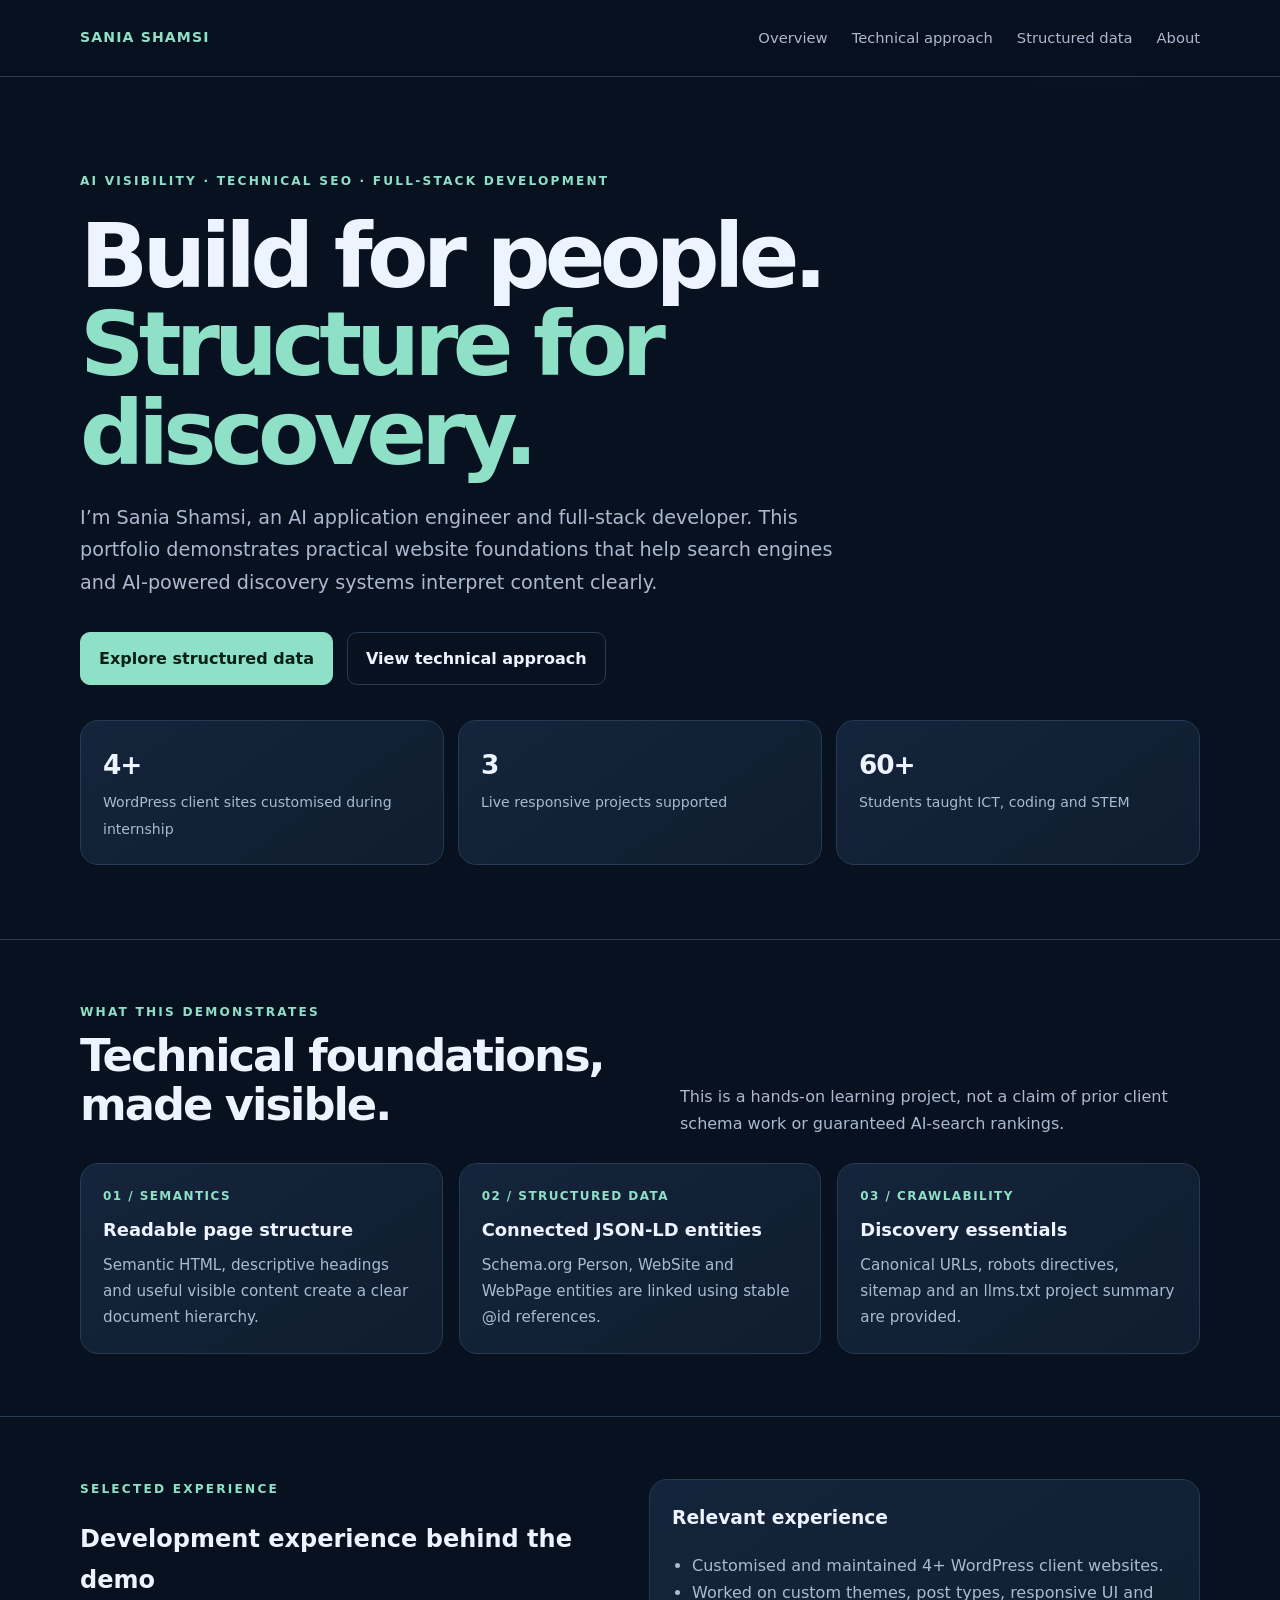
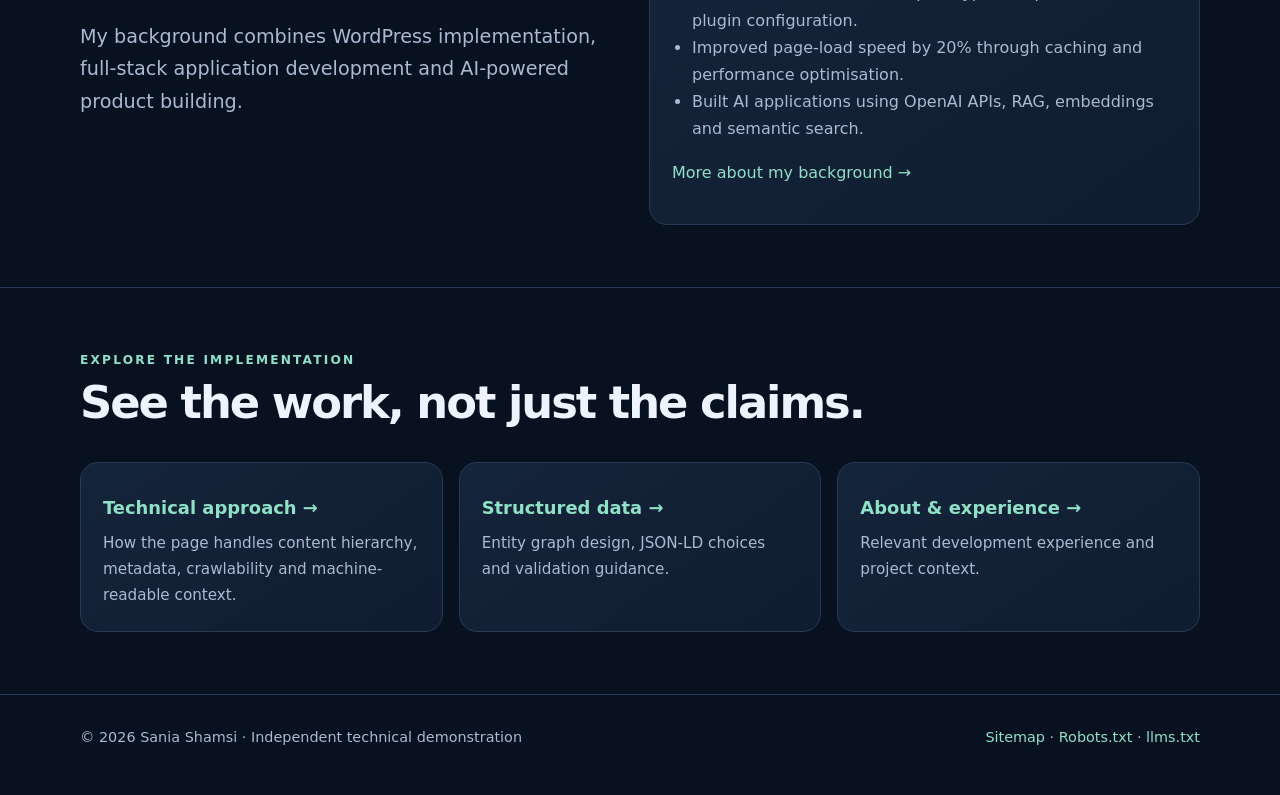
<file: index.html>
<!doctype html>
<html lang="en"><head>
<meta charset="utf-8"><meta name="viewport" content="width=device-width,initial-scale=1">
<title>Sania Shamsi | AI Visibility Technical Portfolio</title><meta name="description" content="An independent portfolio demonstration of technical SEO and AI visibility foundations: semantic HTML, structured data, crawlability, metadata and clear machine-readable content.">
<meta name="author" content="Sania Shamsi"><meta name="robots" content="index,follow">
<link rel="canonical" href="https://sania102.github.io/ai-visibility-specialist-portfolio/">
<meta property="og:type" content="website"><meta property="og:title" content="Sania Shamsi | AI Visibility Technical Portfolio">
<meta property="og:description" content="An independent portfolio demonstration of technical SEO and AI visibility foundations: semantic HTML, structured data, crawlability, metadata and clear machine-readable content."><meta property="og:url" content="https://sania102.github.io/ai-visibility-specialist-portfolio/">
<meta name="theme-color" content="#08111f">
<link rel="stylesheet" href="https://sania102.github.io/ai-visibility-specialist-portfolio/styles.css">
<script type="application/ld+json">{"@context":"https://schema.org","@graph":[{"@type":"Person","@id":"https://sania102.github.io/ai-visibility-specialist-portfolio/#sania","name":"Sania Shamsi","jobTitle":"AI Application Engineer and Full-Stack Developer","url":"https://sania102.github.io/ai-visibility-specialist-portfolio/","sameAs":["https://github.com/sania102"]},{"@type":"WebSite","@id":"https://sania102.github.io/ai-visibility-specialist-portfolio/#website","url":"https://sania102.github.io/ai-visibility-specialist-portfolio/","name":"Sania Shamsi | AI Visibility Technical Portfolio","description":"Technical portfolio demonstrating web development, structured data and AI visibility foundations.","publisher":{"@id":"https://sania102.github.io/ai-visibility-specialist-portfolio/#sania"},"inLanguage":"en"},{"@type":"WebPage","@id":"https://sania102.github.io/ai-visibility-specialist-portfolio/#webpage","url":"https://sania102.github.io/ai-visibility-specialist-portfolio/","name":"Sania Shamsi | AI Visibility Technical Portfolio","description":"An independent portfolio demonstration of technical SEO and AI visibility foundations: semantic HTML, structured data, crawlability, metadata and clear machine-readable content.","isPartOf":{"@id":"https://sania102.github.io/ai-visibility-specialist-portfolio/#website"},"about":{"@id":"https://sania102.github.io/ai-visibility-specialist-portfolio/#sania"},"inLanguage":"en"}]}</script>
</head><style>
:root{--bg:#08111f;--panel:#101d30;--panel2:#14243a;--line:#263a55;--ink:#edf4ff;--muted:#a9bad1;--mint:#8ee0c7;--blue:#8db8ff;--gold:#f1c982;--max:1120px}
*{box-sizing:border-box}html{scroll-behavior:smooth}body{margin:0;background:radial-gradient(900px 500px at 85% -10%,#1a3b50 0,transparent 65%),var(--bg);color:var(--ink);font:16px/1.7 Inter,ui-sans-serif,system-ui,-apple-system,"Segoe UI",sans-serif}
a{color:var(--mint);text-decoration:none}a:hover{text-decoration:underline}.wrap{width:min(var(--max),calc(100% - 42px));margin:auto}
header{border-bottom:1px solid var(--line);position:sticky;top:0;background:#08111feF;backdrop-filter:blur(16px);z-index:5}.nav{height:76px;display:flex;align-items:center;justify-content:space-between;gap:24px}.logo{font-weight:800;letter-spacing:.08em;font-size:.88rem}.logo span{color:var(--mint)}nav{display:flex;gap:24px;flex-wrap:wrap}nav a{color:var(--muted);font-size:.92rem}
.hero{padding:94px 0 74px}.eyebrow{color:var(--mint);font-size:.76rem;letter-spacing:.18em;text-transform:uppercase;font-weight:800}.hero h1{font-size:clamp(2.8rem,7vw,5.7rem);line-height:.99;letter-spacing:-.065em;max-width:920px;margin:20px 0 24px}.hero h1 em{font-style:normal;color:var(--mint)}.lead{font-size:1.2rem;color:var(--muted);max-width:760px}.actions{display:flex;gap:14px;flex-wrap:wrap;margin-top:32px}.btn{display:inline-flex;align-items:center;padding:12px 18px;border:1px solid var(--line);border-radius:10px;color:var(--ink);font-weight:700}.btn.primary{background:var(--mint);color:#092019;border-color:var(--mint)}
.metrics{display:grid;grid-template-columns:repeat(3,1fr);gap:14px;margin:35px 0 0}.metric,.card,.panel{background:linear-gradient(145deg,var(--panel2),var(--panel));border:1px solid var(--line);border-radius:18px;padding:22px}.metric strong{display:block;font-size:1.65rem;letter-spacing:-.04em}.metric span{font-size:.88rem;color:var(--muted)}
section{padding:62px 0;border-top:1px solid var(--line)}.section-head{display:flex;justify-content:space-between;gap:30px;align-items:end;margin-bottom:26px}.section-head h2{font-size:clamp(1.8rem,4vw,2.8rem);line-height:1.1;letter-spacing:-.045em;margin:8px 0}.section-head p{max-width:520px;color:var(--muted);margin:0}.grid{display:grid;grid-template-columns:repeat(3,1fr);gap:16px}.card h3{margin:8px 0;font-size:1.12rem}.card p{margin:0;color:var(--muted);font-size:.95rem}.num{font-size:.75rem;color:var(--mint);letter-spacing:.12em;font-weight:800}.two{display:grid;grid-template-columns:1fr 1fr;gap:18px}.panel h3{margin-top:0}.panel p,.panel li{color:var(--muted)}ul{padding-left:20px}.code{font: .88rem/1.7 ui-monospace,SFMono-Regular,Consolas,monospace;background:#07101c;border:1px solid var(--line);border-radius:12px;padding:18px;color:#b9e7d9;overflow:auto}
.tag{display:inline-block;border:1px solid #37645e;color:var(--mint);border-radius:99px;padding:4px 10px;font-size:.78rem;margin:3px}.note{border-left:3px solid var(--gold);padding:12px 16px;background:#241f17;border-radius:0 10px 10px 0;color:#e9d7b5}.faq details{border-bottom:1px solid var(--line);padding:18px 0}.faq summary{font-weight:700;cursor:pointer}.faq details p{color:var(--muted);max-width:800px}
footer{border-top:1px solid var(--line);padding:30px 0 46px;color:var(--muted);font-size:.9rem}.footer-row{display:flex;justify-content:space-between;gap:20px;flex-wrap:wrap}
@media(max-width:760px){nav{gap:12px}nav a{font-size:.82rem}.metrics,.grid,.two{grid-template-columns:1fr}.hero{padding:65px 0 50px}.section-head{display:block}.nav{height:auto;padding:18px 0;align-items:flex-start;flex-direction:column}}
</style></head><body><header><div class="wrap nav"><a class="logo" href="index.html">SANIA <span>SHAMSI</span></a><nav aria-label="Main navigation"><a href="index.html">Overview</a><a href="approach.html">Technical approach</a><a href="schema.html">Structured data</a><a href="about.html">About</a></nav></div></header>
<main>
<div class="wrap hero"><div class="eyebrow">AI visibility · technical SEO · full-stack development</div>
<h1>Build for people.<br><em>Structure for discovery.</em></h1>
<p class="lead">I’m Sania Shamsi, an AI application engineer and full-stack developer. This portfolio demonstrates practical website foundations that help search engines and AI-powered discovery systems interpret content clearly.</p>
<div class="actions"><a class="btn primary" href="schema.html">Explore structured data</a><a class="btn" href="approach.html">View technical approach</a></div>
<div class="metrics"><div class="metric"><strong>4+</strong><span>WordPress client sites customised during internship</span></div><div class="metric"><strong>3</strong><span>Live responsive projects supported</span></div><div class="metric"><strong>60+</strong><span>Students taught ICT, coding and STEM</span></div></div></div>
<section><div class="wrap"><div class="section-head"><div><div class="eyebrow">What this demonstrates</div><h2>Technical foundations, made visible.</h2></div><p>This is a hands-on learning project, not a claim of prior client schema work or guaranteed AI-search rankings.</p></div>
<div class="grid">
<article class="card"><div class="num">01 / SEMANTICS</div><h3>Readable page structure</h3><p>Semantic HTML, descriptive headings and useful visible content create a clear document hierarchy.</p></article>
<article class="card"><div class="num">02 / STRUCTURED DATA</div><h3>Connected JSON-LD entities</h3><p>Schema.org Person, WebSite and WebPage entities are linked using stable @id references.</p></article>
<article class="card"><div class="num">03 / CRAWLABILITY</div><h3>Discovery essentials</h3><p>Canonical URLs, robots directives, sitemap and an llms.txt project summary are provided.</p></article>
</div></div></section>
<section><div class="wrap two"><div><div class="eyebrow">Selected experience</div><h2>Development experience behind the demo</h2><p class="lead">My background combines WordPress implementation, full-stack application development and AI-powered product building.</p></div>
<div class="panel"><h3>Relevant experience</h3><ul><li>Customised and maintained 4+ WordPress client websites.</li><li>Worked on custom themes, post types, responsive UI and plugin configuration.</li><li>Improved page-load speed by 20% through caching and performance optimisation.</li><li>Built AI applications using OpenAI APIs, RAG, embeddings and semantic search.</li></ul><p><a href="about.html">More about my background →</a></p></div></div></section>
<section><div class="wrap"><div class="section-head"><div><div class="eyebrow">Explore the implementation</div><h2>See the work, not just the claims.</h2></div></div><div class="grid">
<article class="card"><h3><a href="approach.html">Technical approach →</a></h3><p>How the page handles content hierarchy, metadata, crawlability and machine-readable context.</p></article>
<article class="card"><h3><a href="schema.html">Structured data →</a></h3><p>Entity graph design, JSON-LD choices and validation guidance.</p></article>
<article class="card"><h3><a href="about.html">About & experience →</a></h3><p>Relevant development experience and project context.</p></article>
</div></div></section>
</main><footer><div class="wrap footer-row"><span>© 2026 Sania Shamsi · Independent technical demonstration</span><span><a href="sitemap.xml">Sitemap</a> · <a href="robots.txt">Robots.txt</a> · <a href="llms.txt">llms.txt</a></span></div></footer></body></html>
</file>
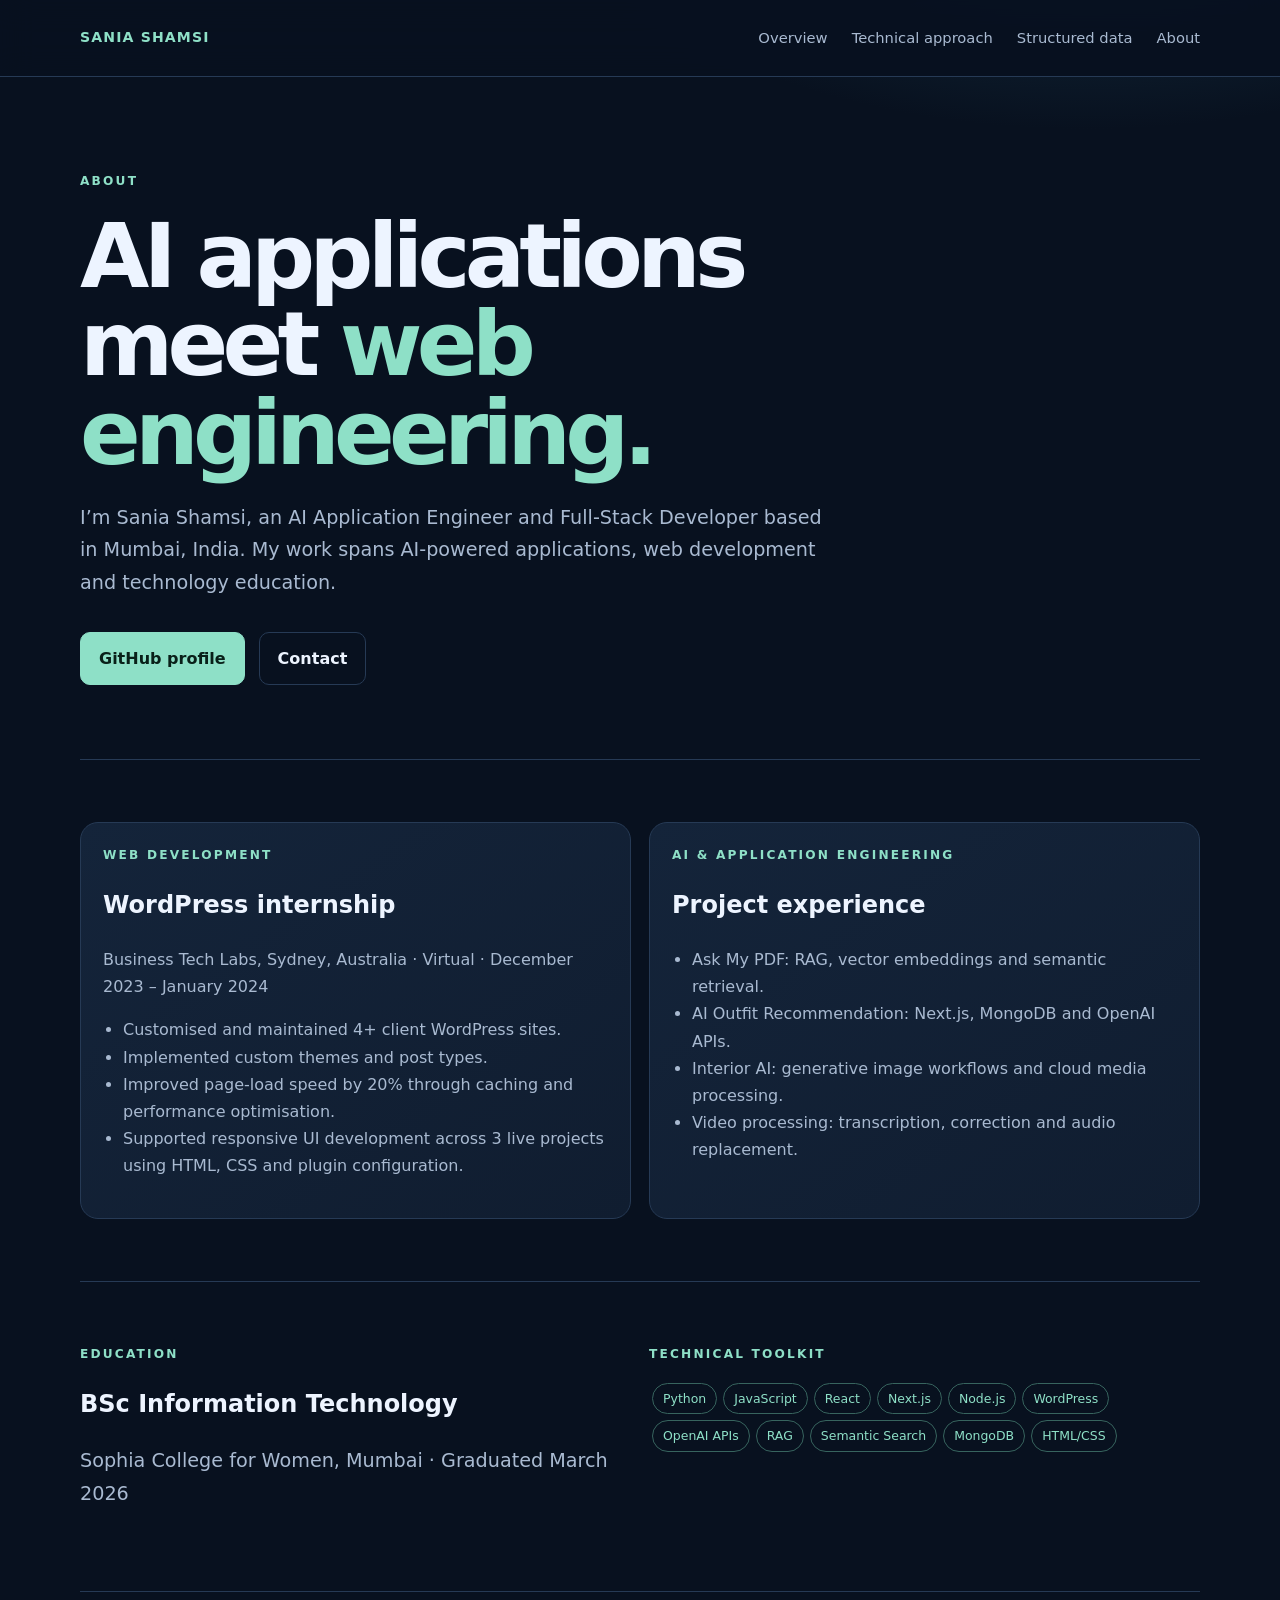
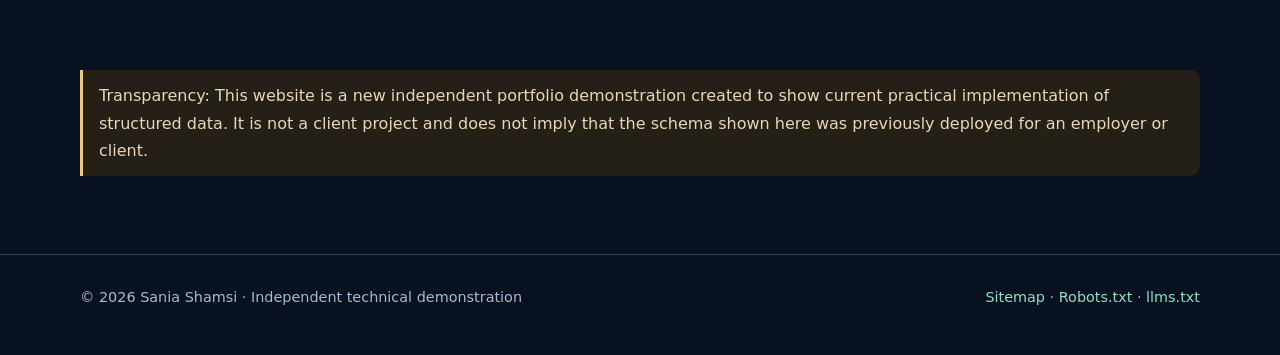
<file: about.html>
<!doctype html>
<html lang="en"><head>
<meta charset="utf-8"><meta name="viewport" content="width=device-width,initial-scale=1">
<title>About Sania Shamsi | AI Visibility Technical Portfolio</title><meta name="description" content="Professional background and relevant development experience of Sania Shamsi.">
<meta name="author" content="Sania Shamsi"><meta name="robots" content="index,follow">
<link rel="canonical" href="https://sania102.github.io/ai-visibility-specialist-portfolio/about.html">
<meta property="og:type" content="website"><meta property="og:title" content="About Sania Shamsi | AI Visibility Technical Portfolio">
<meta property="og:description" content="Professional background and relevant development experience of Sania Shamsi."><meta property="og:url" content="https://sania102.github.io/ai-visibility-specialist-portfolio/about.html">
<meta name="theme-color" content="#08111f">
<link rel="stylesheet" href="https://sania102.github.io/ai-visibility-specialist-portfolio/styles.css">
<script type="application/ld+json">{"@context":"https://schema.org","@graph":[{"@type":"Person","@id":"https://sania102.github.io/ai-visibility-specialist-portfolio/#sania","name":"Sania Shamsi","jobTitle":"AI Application Engineer and Full-Stack Developer","url":"https://sania102.github.io/ai-visibility-specialist-portfolio/","sameAs":["https://github.com/sania102"]},{"@type":"WebSite","@id":"https://sania102.github.io/ai-visibility-specialist-portfolio/#website","url":"https://sania102.github.io/ai-visibility-specialist-portfolio/","name":"Sania Shamsi | AI Visibility Technical Portfolio","description":"Technical portfolio demonstrating web development, structured data and AI visibility foundations.","publisher":{"@id":"https://sania102.github.io/ai-visibility-specialist-portfolio/#sania"},"inLanguage":"en"},{"@type":"WebPage","@id":"https://sania102.github.io/ai-visibility-specialist-portfolio/about.html#webpage","url":"https://sania102.github.io/ai-visibility-specialist-portfolio/about.html","name":"About Sania Shamsi | AI Visibility Technical Portfolio","description":"Professional background and relevant development experience of Sania Shamsi.","isPartOf":{"@id":"https://sania102.github.io/ai-visibility-specialist-portfolio/#website"},"about":{"@id":"https://sania102.github.io/ai-visibility-specialist-portfolio/#sania"},"inLanguage":"en"}]}</script>
</head><style>
:root{--bg:#08111f;--panel:#101d30;--panel2:#14243a;--line:#263a55;--ink:#edf4ff;--muted:#a9bad1;--mint:#8ee0c7;--blue:#8db8ff;--gold:#f1c982;--max:1120px}
*{box-sizing:border-box}html{scroll-behavior:smooth}body{margin:0;background:radial-gradient(900px 500px at 85% -10%,#1a3b50 0,transparent 65%),var(--bg);color:var(--ink);font:16px/1.7 Inter,ui-sans-serif,system-ui,-apple-system,"Segoe UI",sans-serif}
a{color:var(--mint);text-decoration:none}a:hover{text-decoration:underline}.wrap{width:min(var(--max),calc(100% - 42px));margin:auto}
header{border-bottom:1px solid var(--line);position:sticky;top:0;background:#08111feF;backdrop-filter:blur(16px);z-index:5}.nav{height:76px;display:flex;align-items:center;justify-content:space-between;gap:24px}.logo{font-weight:800;letter-spacing:.08em;font-size:.88rem}.logo span{color:var(--mint)}nav{display:flex;gap:24px;flex-wrap:wrap}nav a{color:var(--muted);font-size:.92rem}
.hero{padding:94px 0 74px}.eyebrow{color:var(--mint);font-size:.76rem;letter-spacing:.18em;text-transform:uppercase;font-weight:800}.hero h1{font-size:clamp(2.8rem,7vw,5.7rem);line-height:.99;letter-spacing:-.065em;max-width:920px;margin:20px 0 24px}.hero h1 em{font-style:normal;color:var(--mint)}.lead{font-size:1.2rem;color:var(--muted);max-width:760px}.actions{display:flex;gap:14px;flex-wrap:wrap;margin-top:32px}.btn{display:inline-flex;align-items:center;padding:12px 18px;border:1px solid var(--line);border-radius:10px;color:var(--ink);font-weight:700}.btn.primary{background:var(--mint);color:#092019;border-color:var(--mint)}
.metrics{display:grid;grid-template-columns:repeat(3,1fr);gap:14px;margin:35px 0 0}.metric,.card,.panel{background:linear-gradient(145deg,var(--panel2),var(--panel));border:1px solid var(--line);border-radius:18px;padding:22px}.metric strong{display:block;font-size:1.65rem;letter-spacing:-.04em}.metric span{font-size:.88rem;color:var(--muted)}
section{padding:62px 0;border-top:1px solid var(--line)}.section-head{display:flex;justify-content:space-between;gap:30px;align-items:end;margin-bottom:26px}.section-head h2{font-size:clamp(1.8rem,4vw,2.8rem);line-height:1.1;letter-spacing:-.045em;margin:8px 0}.section-head p{max-width:520px;color:var(--muted);margin:0}.grid{display:grid;grid-template-columns:repeat(3,1fr);gap:16px}.card h3{margin:8px 0;font-size:1.12rem}.card p{margin:0;color:var(--muted);font-size:.95rem}.num{font-size:.75rem;color:var(--mint);letter-spacing:.12em;font-weight:800}.two{display:grid;grid-template-columns:1fr 1fr;gap:18px}.panel h3{margin-top:0}.panel p,.panel li{color:var(--muted)}ul{padding-left:20px}.code{font: .88rem/1.7 ui-monospace,SFMono-Regular,Consolas,monospace;background:#07101c;border:1px solid var(--line);border-radius:12px;padding:18px;color:#b9e7d9;overflow:auto}
.tag{display:inline-block;border:1px solid #37645e;color:var(--mint);border-radius:99px;padding:4px 10px;font-size:.78rem;margin:3px}.note{border-left:3px solid var(--gold);padding:12px 16px;background:#241f17;border-radius:0 10px 10px 0;color:#e9d7b5}.faq details{border-bottom:1px solid var(--line);padding:18px 0}.faq summary{font-weight:700;cursor:pointer}.faq details p{color:var(--muted);max-width:800px}
footer{border-top:1px solid var(--line);padding:30px 0 46px;color:var(--muted);font-size:.9rem}.footer-row{display:flex;justify-content:space-between;gap:20px;flex-wrap:wrap}
@media(max-width:760px){nav{gap:12px}nav a{font-size:.82rem}.metrics,.grid,.two{grid-template-columns:1fr}.hero{padding:65px 0 50px}.section-head{display:block}.nav{height:auto;padding:18px 0;align-items:flex-start;flex-direction:column}}
</style></head><body><header><div class="wrap nav"><a class="logo" href="index.html">SANIA <span>SHAMSI</span></a><nav aria-label="Main navigation"><a href="index.html">Overview</a><a href="approach.html">Technical approach</a><a href="schema.html">Structured data</a><a href="about.html">About</a></nav></div></header><main class="wrap">
<div class="hero"><div class="eyebrow">About</div><h1>AI applications meet <em>web engineering.</em></h1><p class="lead">I’m Sania Shamsi, an AI Application Engineer and Full-Stack Developer based in Mumbai, India. My work spans AI-powered applications, web development and technology education.</p><div class="actions"><a class="btn primary" href="https://github.com/sania102">GitHub profile</a><a class="btn" href="mailto:saniashamsi16@gmail.com">Contact</a></div></div>
<section><div class="two"><div class="panel"><div class="eyebrow">Web development</div><h2>WordPress internship</h2><p>Business Tech Labs, Sydney, Australia · Virtual · December 2023 – January 2024</p><ul><li>Customised and maintained 4+ client WordPress sites.</li><li>Implemented custom themes and post types.</li><li>Improved page-load speed by 20% through caching and performance optimisation.</li><li>Supported responsive UI development across 3 live projects using HTML, CSS and plugin configuration.</li></ul></div><div class="panel"><div class="eyebrow">AI & application engineering</div><h2>Project experience</h2><ul><li>Ask My PDF: RAG, vector embeddings and semantic retrieval.</li><li>AI Outfit Recommendation: Next.js, MongoDB and OpenAI APIs.</li><li>Interior AI: generative image workflows and cloud media processing.</li><li>Video processing: transcription, correction and audio replacement.</li></ul></div></div></section>
<section><div class="two"><div><div class="eyebrow">Education</div><h2>BSc Information Technology</h2><p class="lead">Sophia College for Women, Mumbai · Graduated March 2026</p></div><div><div class="eyebrow">Technical toolkit</div><p><span class="tag">Python</span><span class="tag">JavaScript</span><span class="tag">React</span><span class="tag">Next.js</span><span class="tag">Node.js</span><span class="tag">WordPress</span><span class="tag">OpenAI APIs</span><span class="tag">RAG</span><span class="tag">Semantic Search</span><span class="tag">MongoDB</span><span class="tag">HTML/CSS</span></p></div></div></section>
<section><p class="note">Transparency: This website is a new independent portfolio demonstration created to show current practical implementation of structured data. It is not a client project and does not imply that the schema shown here was previously deployed for an employer or client.</p></section>
</main><footer><div class="wrap footer-row"><span>© 2026 Sania Shamsi · Independent technical demonstration</span><span><a href="sitemap.xml">Sitemap</a> · <a href="robots.txt">Robots.txt</a> · <a href="llms.txt">llms.txt</a></span></div></footer></body></html>
</file>
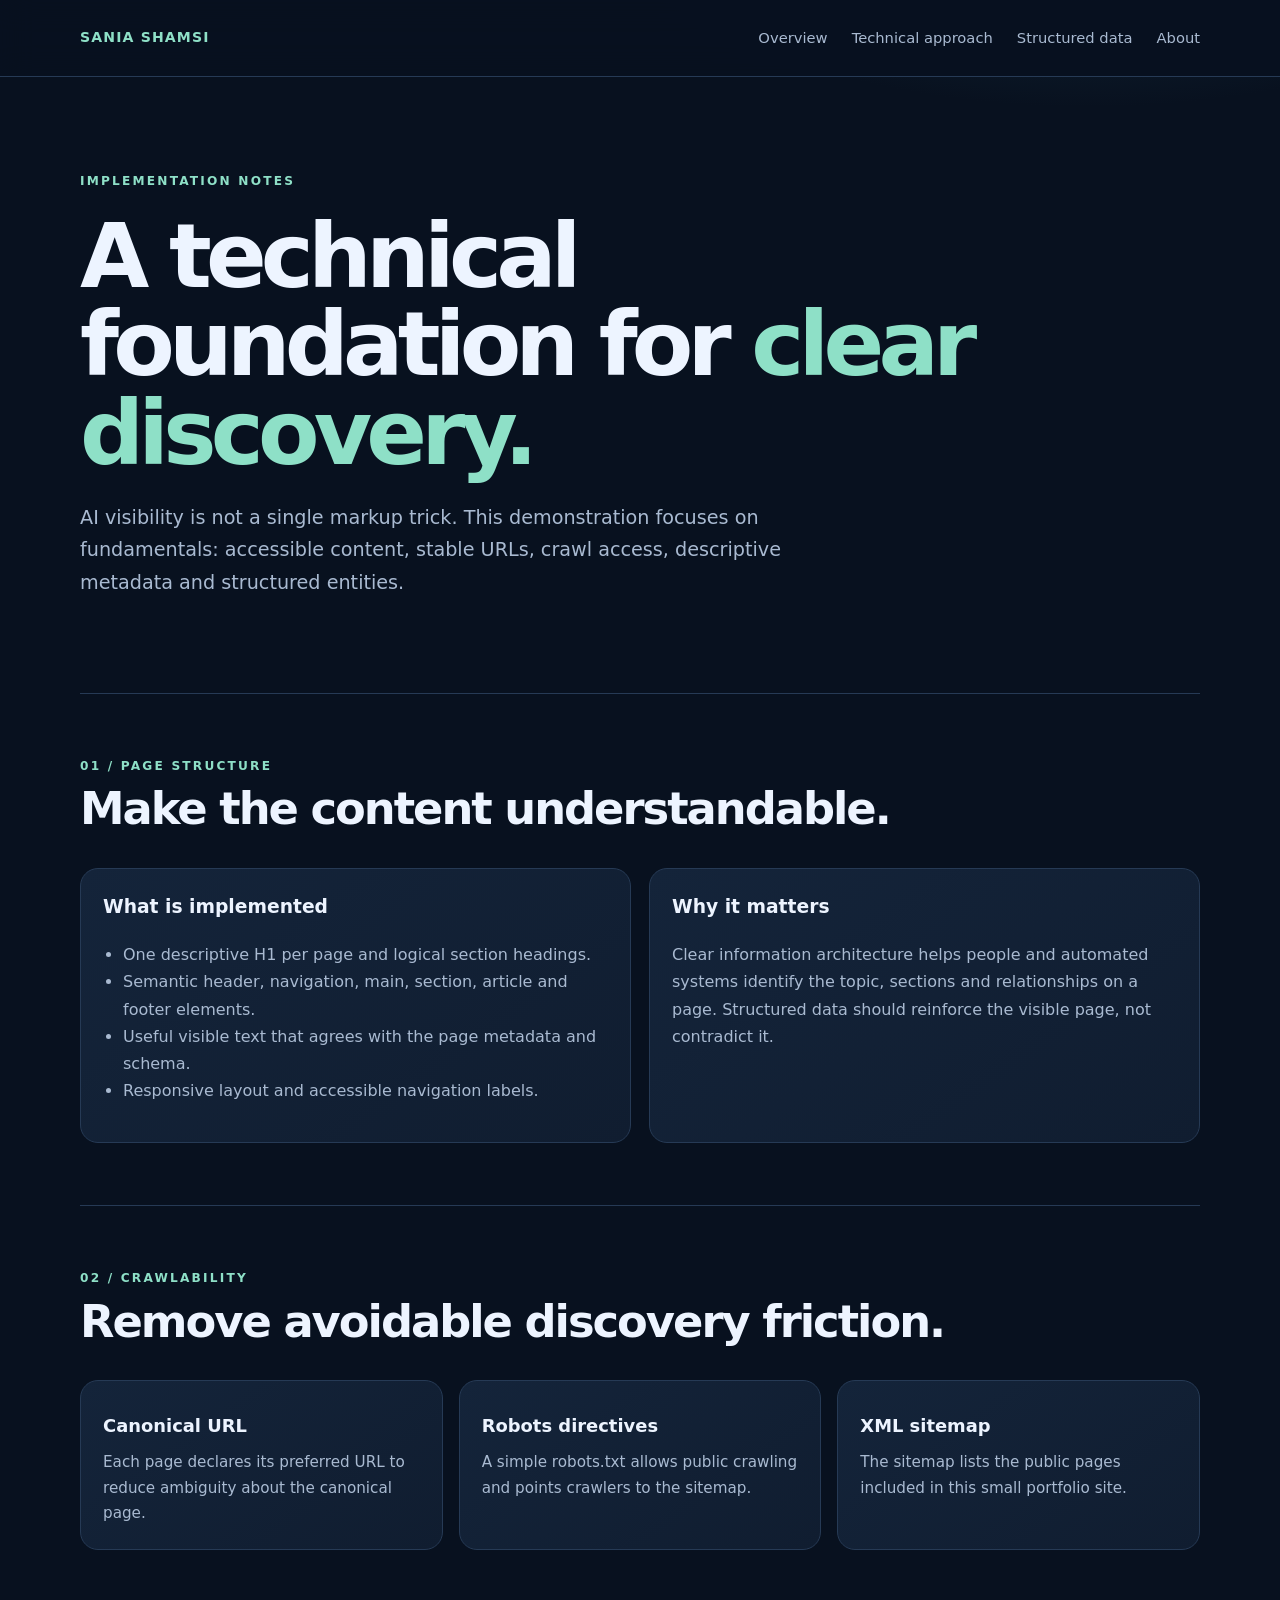
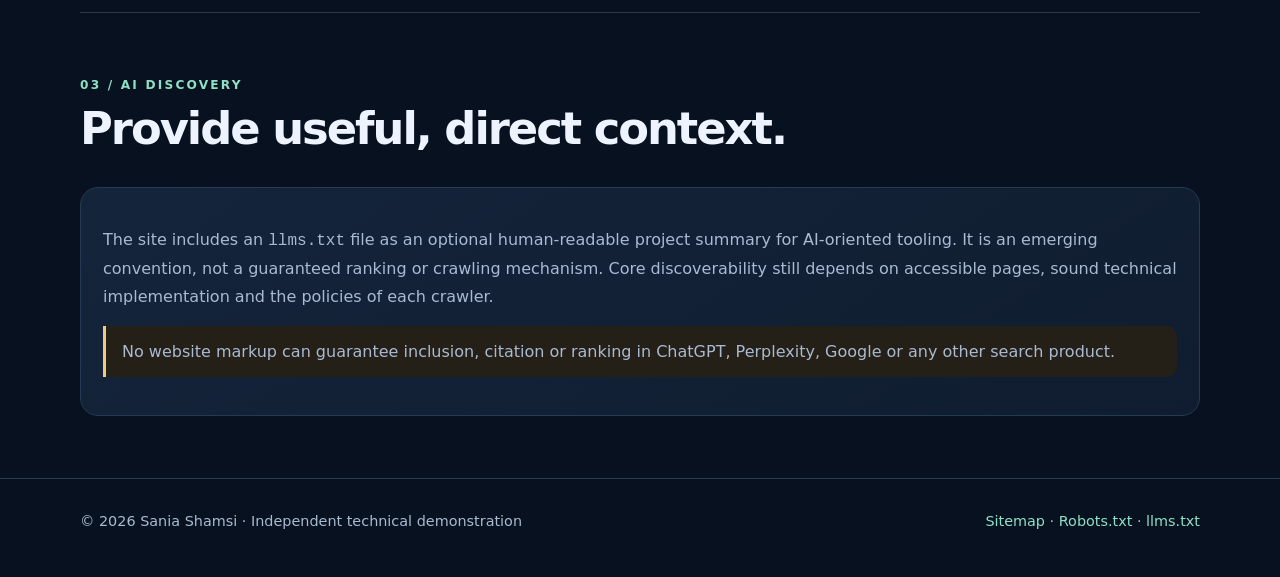
<file: approach.html>
<!doctype html>
<html lang="en"><head>
<meta charset="utf-8"><meta name="viewport" content="width=device-width,initial-scale=1">
<title>Technical Approach | Sania Shamsi</title><meta name="description" content="A practical walkthrough of semantic HTML, metadata, crawlability and content clarity in this AI visibility technical demo.">
<meta name="author" content="Sania Shamsi"><meta name="robots" content="index,follow">
<link rel="canonical" href="https://sania102.github.io/ai-visibility-specialist-portfolio/approach.html">
<meta property="og:type" content="website"><meta property="og:title" content="Technical Approach | Sania Shamsi">
<meta property="og:description" content="A practical walkthrough of semantic HTML, metadata, crawlability and content clarity in this AI visibility technical demo."><meta property="og:url" content="https://sania102.github.io/ai-visibility-specialist-portfolio/approach.html">
<meta name="theme-color" content="#08111f">
<link rel="stylesheet" href="https://sania102.github.io/ai-visibility-specialist-portfolio/styles.css">
<script type="application/ld+json">{"@context":"https://schema.org","@graph":[{"@type":"Person","@id":"https://sania102.github.io/ai-visibility-specialist-portfolio/#sania","name":"Sania Shamsi","jobTitle":"AI Application Engineer and Full-Stack Developer","url":"https://sania102.github.io/ai-visibility-specialist-portfolio/","sameAs":["https://github.com/sania102"]},{"@type":"WebSite","@id":"https://sania102.github.io/ai-visibility-specialist-portfolio/#website","url":"https://sania102.github.io/ai-visibility-specialist-portfolio/","name":"Sania Shamsi | AI Visibility Technical Portfolio","description":"Technical portfolio demonstrating web development, structured data and AI visibility foundations.","publisher":{"@id":"https://sania102.github.io/ai-visibility-specialist-portfolio/#sania"},"inLanguage":"en"},{"@type":"WebPage","@id":"https://sania102.github.io/ai-visibility-specialist-portfolio/approach.html#webpage","url":"https://sania102.github.io/ai-visibility-specialist-portfolio/approach.html","name":"Technical Approach | Sania Shamsi","description":"A practical walkthrough of semantic HTML, metadata, crawlability and content clarity in this AI visibility technical demo.","isPartOf":{"@id":"https://sania102.github.io/ai-visibility-specialist-portfolio/#website"},"about":{"@id":"https://sania102.github.io/ai-visibility-specialist-portfolio/#sania"},"inLanguage":"en"}]}</script>
</head><style>
:root{--bg:#08111f;--panel:#101d30;--panel2:#14243a;--line:#263a55;--ink:#edf4ff;--muted:#a9bad1;--mint:#8ee0c7;--blue:#8db8ff;--gold:#f1c982;--max:1120px}
*{box-sizing:border-box}html{scroll-behavior:smooth}body{margin:0;background:radial-gradient(900px 500px at 85% -10%,#1a3b50 0,transparent 65%),var(--bg);color:var(--ink);font:16px/1.7 Inter,ui-sans-serif,system-ui,-apple-system,"Segoe UI",sans-serif}
a{color:var(--mint);text-decoration:none}a:hover{text-decoration:underline}.wrap{width:min(var(--max),calc(100% - 42px));margin:auto}
header{border-bottom:1px solid var(--line);position:sticky;top:0;background:#08111feF;backdrop-filter:blur(16px);z-index:5}.nav{height:76px;display:flex;align-items:center;justify-content:space-between;gap:24px}.logo{font-weight:800;letter-spacing:.08em;font-size:.88rem}.logo span{color:var(--mint)}nav{display:flex;gap:24px;flex-wrap:wrap}nav a{color:var(--muted);font-size:.92rem}
.hero{padding:94px 0 74px}.eyebrow{color:var(--mint);font-size:.76rem;letter-spacing:.18em;text-transform:uppercase;font-weight:800}.hero h1{font-size:clamp(2.8rem,7vw,5.7rem);line-height:.99;letter-spacing:-.065em;max-width:920px;margin:20px 0 24px}.hero h1 em{font-style:normal;color:var(--mint)}.lead{font-size:1.2rem;color:var(--muted);max-width:760px}.actions{display:flex;gap:14px;flex-wrap:wrap;margin-top:32px}.btn{display:inline-flex;align-items:center;padding:12px 18px;border:1px solid var(--line);border-radius:10px;color:var(--ink);font-weight:700}.btn.primary{background:var(--mint);color:#092019;border-color:var(--mint)}
.metrics{display:grid;grid-template-columns:repeat(3,1fr);gap:14px;margin:35px 0 0}.metric,.card,.panel{background:linear-gradient(145deg,var(--panel2),var(--panel));border:1px solid var(--line);border-radius:18px;padding:22px}.metric strong{display:block;font-size:1.65rem;letter-spacing:-.04em}.metric span{font-size:.88rem;color:var(--muted)}
section{padding:62px 0;border-top:1px solid var(--line)}.section-head{display:flex;justify-content:space-between;gap:30px;align-items:end;margin-bottom:26px}.section-head h2{font-size:clamp(1.8rem,4vw,2.8rem);line-height:1.1;letter-spacing:-.045em;margin:8px 0}.section-head p{max-width:520px;color:var(--muted);margin:0}.grid{display:grid;grid-template-columns:repeat(3,1fr);gap:16px}.card h3{margin:8px 0;font-size:1.12rem}.card p{margin:0;color:var(--muted);font-size:.95rem}.num{font-size:.75rem;color:var(--mint);letter-spacing:.12em;font-weight:800}.two{display:grid;grid-template-columns:1fr 1fr;gap:18px}.panel h3{margin-top:0}.panel p,.panel li{color:var(--muted)}ul{padding-left:20px}.code{font: .88rem/1.7 ui-monospace,SFMono-Regular,Consolas,monospace;background:#07101c;border:1px solid var(--line);border-radius:12px;padding:18px;color:#b9e7d9;overflow:auto}
.tag{display:inline-block;border:1px solid #37645e;color:var(--mint);border-radius:99px;padding:4px 10px;font-size:.78rem;margin:3px}.note{border-left:3px solid var(--gold);padding:12px 16px;background:#241f17;border-radius:0 10px 10px 0;color:#e9d7b5}.faq details{border-bottom:1px solid var(--line);padding:18px 0}.faq summary{font-weight:700;cursor:pointer}.faq details p{color:var(--muted);max-width:800px}
footer{border-top:1px solid var(--line);padding:30px 0 46px;color:var(--muted);font-size:.9rem}.footer-row{display:flex;justify-content:space-between;gap:20px;flex-wrap:wrap}
@media(max-width:760px){nav{gap:12px}nav a{font-size:.82rem}.metrics,.grid,.two{grid-template-columns:1fr}.hero{padding:65px 0 50px}.section-head{display:block}.nav{height:auto;padding:18px 0;align-items:flex-start;flex-direction:column}}
</style></head><body><header><div class="wrap nav"><a class="logo" href="index.html">SANIA <span>SHAMSI</span></a><nav aria-label="Main navigation"><a href="index.html">Overview</a><a href="approach.html">Technical approach</a><a href="schema.html">Structured data</a><a href="about.html">About</a></nav></div></header><main class="wrap">
<div class="hero"><div class="eyebrow">Implementation notes</div><h1>A technical foundation for <em>clear discovery.</em></h1><p class="lead">AI visibility is not a single markup trick. This demonstration focuses on fundamentals: accessible content, stable URLs, crawl access, descriptive metadata and structured entities.</p></div>
<section><div class="section-head"><div><div class="eyebrow">01 / Page structure</div><h2>Make the content understandable.</h2></div></div><div class="two"><div class="panel"><h3>What is implemented</h3><ul><li>One descriptive H1 per page and logical section headings.</li><li>Semantic header, navigation, main, section, article and footer elements.</li><li>Useful visible text that agrees with the page metadata and schema.</li><li>Responsive layout and accessible navigation labels.</li></ul></div><div class="panel"><h3>Why it matters</h3><p>Clear information architecture helps people and automated systems identify the topic, sections and relationships on a page. Structured data should reinforce the visible page, not contradict it.</p></div></div></section>
<section><div class="section-head"><div><div class="eyebrow">02 / Crawlability</div><h2>Remove avoidable discovery friction.</h2></div></div><div class="grid"><article class="card"><h3>Canonical URL</h3><p>Each page declares its preferred URL to reduce ambiguity about the canonical page.</p></article><article class="card"><h3>Robots directives</h3><p>A simple robots.txt allows public crawling and points crawlers to the sitemap.</p></article><article class="card"><h3>XML sitemap</h3><p>The sitemap lists the public pages included in this small portfolio site.</p></article></div></section>
<section><div class="section-head"><div><div class="eyebrow">03 / AI discovery</div><h2>Provide useful, direct context.</h2></div></div><div class="panel"><p>The site includes an <code>llms.txt</code> file as an optional human-readable project summary for AI-oriented tooling. It is an emerging convention, not a guaranteed ranking or crawling mechanism. Core discoverability still depends on accessible pages, sound technical implementation and the policies of each crawler.</p><p class="note">No website markup can guarantee inclusion, citation or ranking in ChatGPT, Perplexity, Google or any other search product.</p></div></section>
</main><footer><div class="wrap footer-row"><span>© 2026 Sania Shamsi · Independent technical demonstration</span><span><a href="sitemap.xml">Sitemap</a> · <a href="robots.txt">Robots.txt</a> · <a href="llms.txt">llms.txt</a></span></div></footer></body></html>
</file>
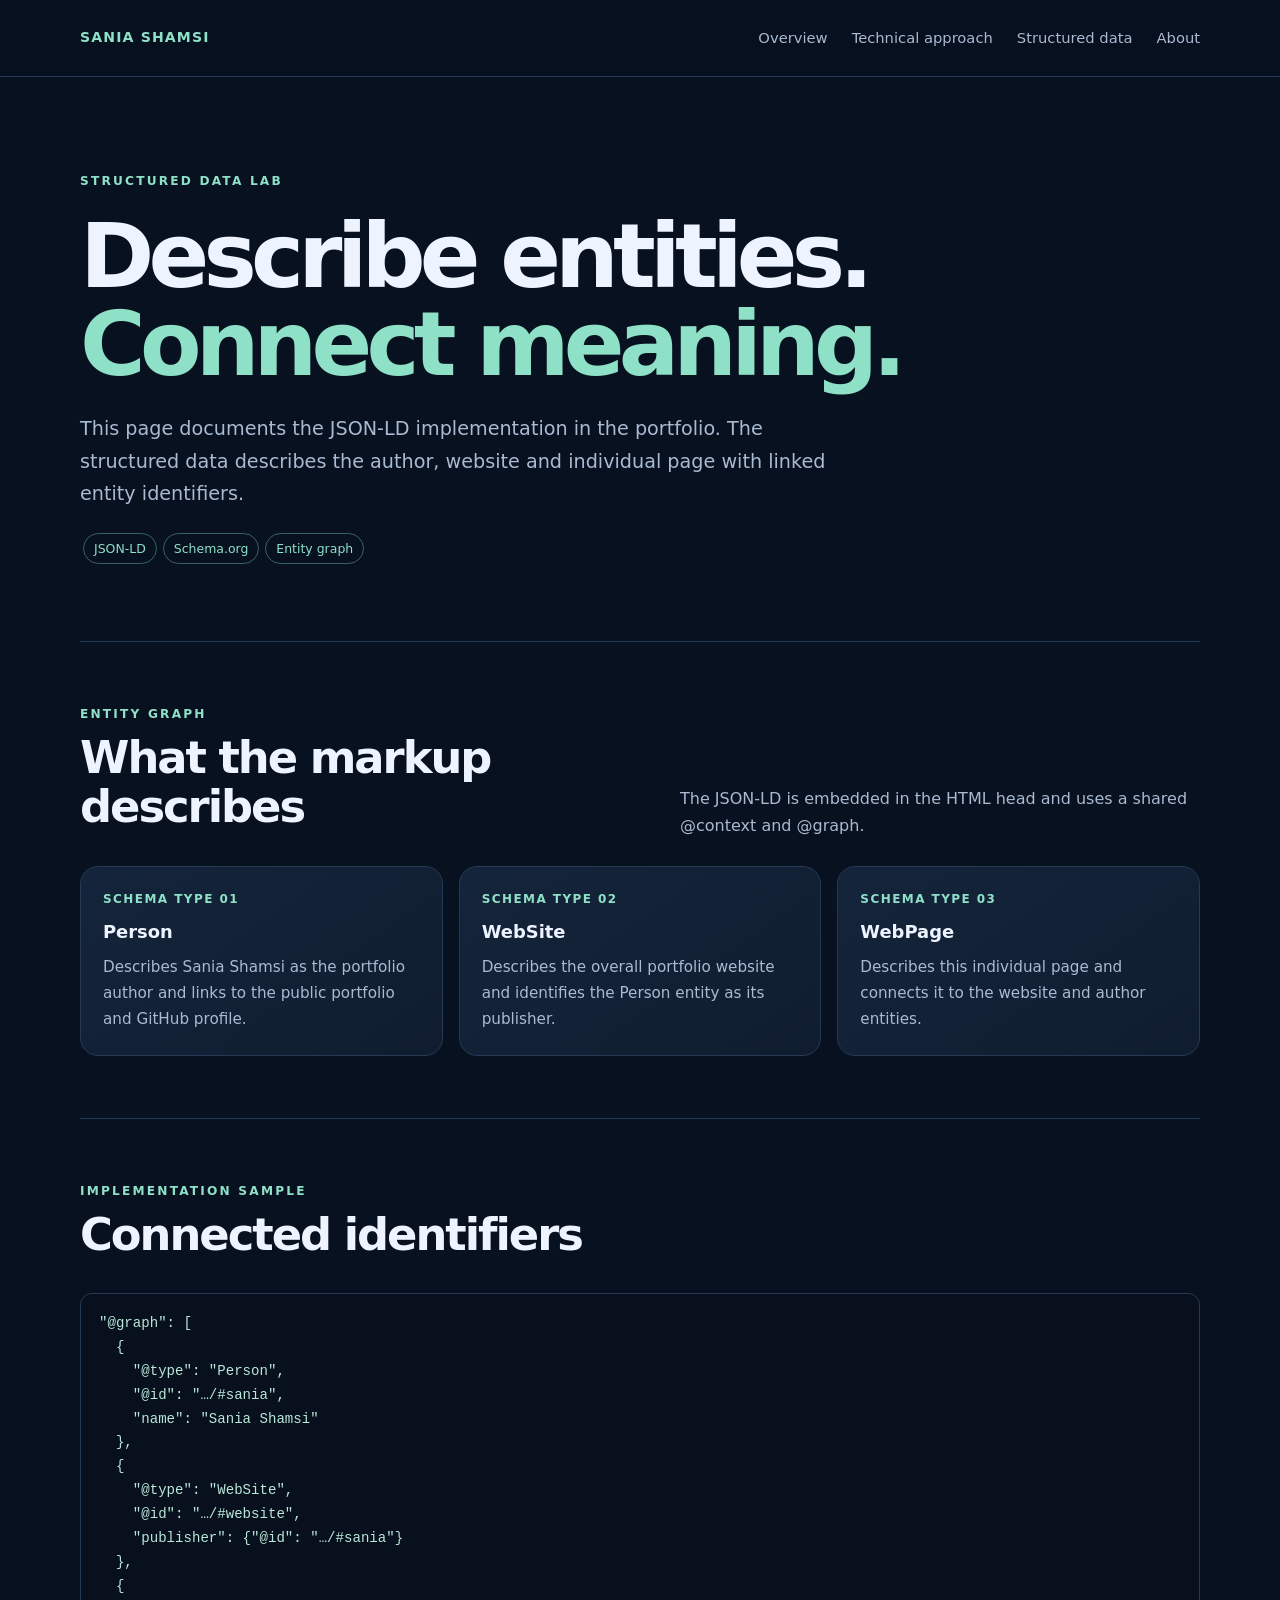
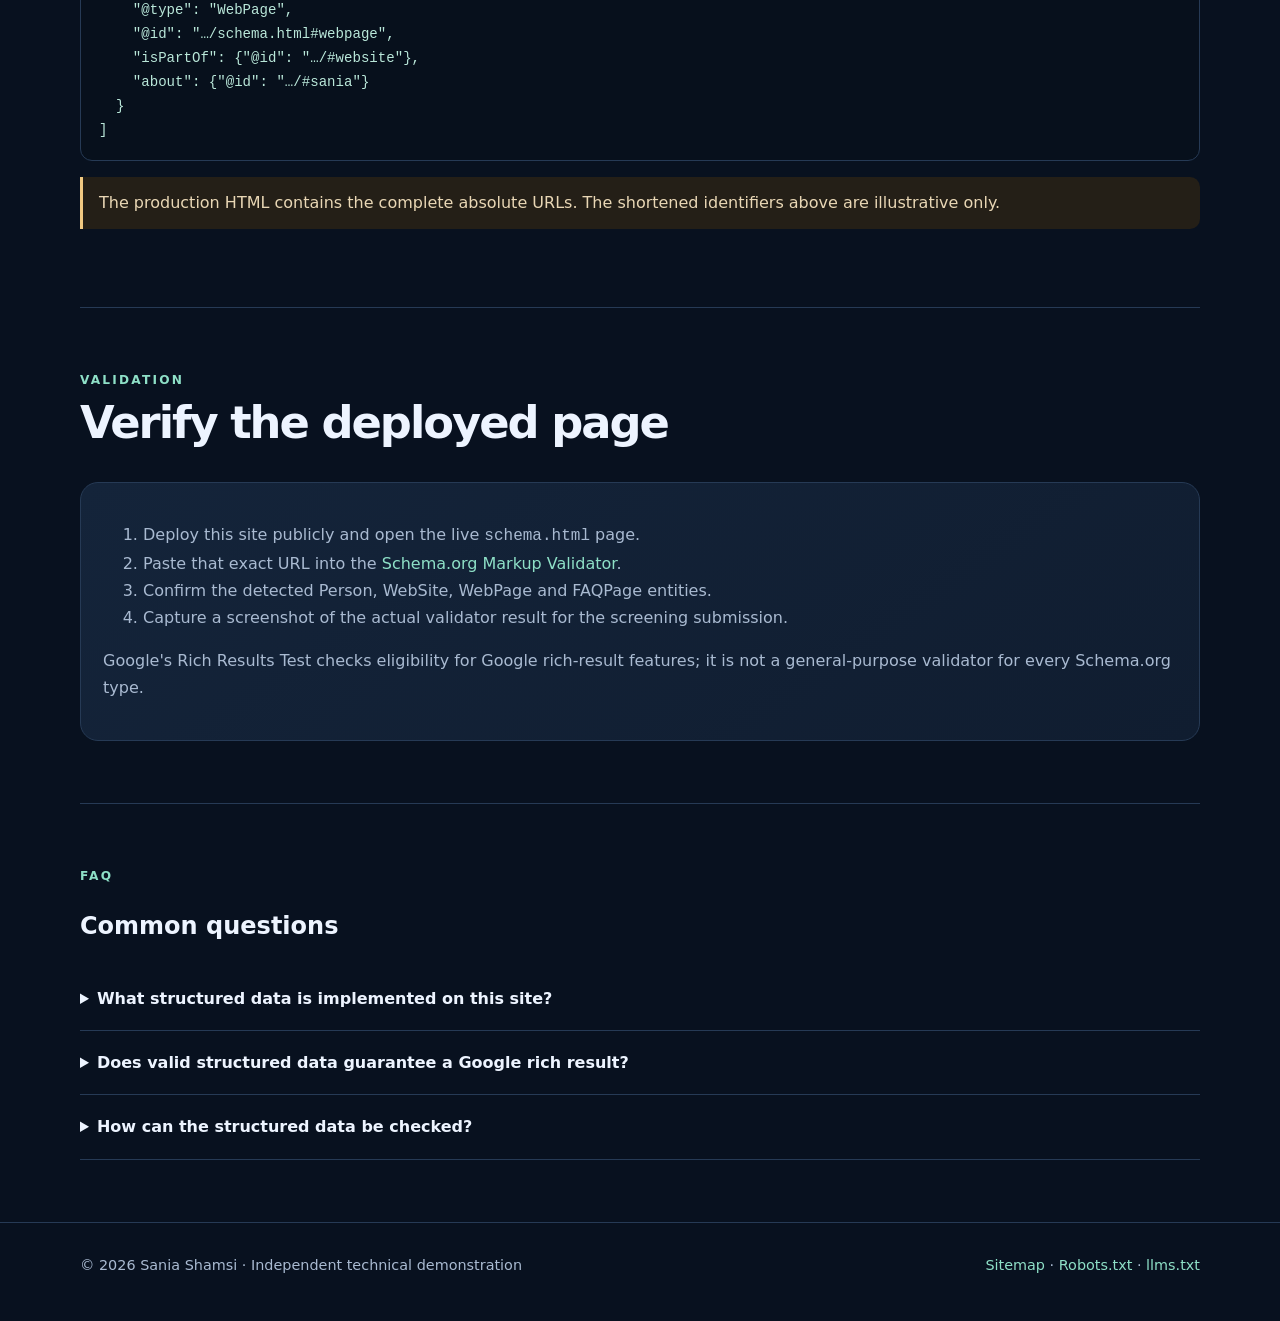
<file: schema.html>
<!doctype html>
<html lang="en"><head>
<meta charset="utf-8"><meta name="viewport" content="width=device-width,initial-scale=1">
<title>Structured Data Implementation | Sania Shamsi</title><meta name="description" content="Inspect the Schema.org JSON-LD entity graph implemented in this technical portfolio demonstration.">
<meta name="author" content="Sania Shamsi"><meta name="robots" content="index,follow">
<link rel="canonical" href="https://sania102.github.io/ai-visibility-specialist-portfolio/schema.html">
<meta property="og:type" content="website"><meta property="og:title" content="Structured Data Implementation | Sania Shamsi">
<meta property="og:description" content="Inspect the Schema.org JSON-LD entity graph implemented in this technical portfolio demonstration."><meta property="og:url" content="https://sania102.github.io/ai-visibility-specialist-portfolio/schema.html">
<meta name="theme-color" content="#08111f">
<link rel="stylesheet" href="https://sania102.github.io/ai-visibility-specialist-portfolio/styles.css">
<script type="application/ld+json">{"@context":"https://schema.org","@graph":[{"@type":"Person","@id":"https://sania102.github.io/ai-visibility-specialist-portfolio/#sania","name":"Sania Shamsi","jobTitle":"AI Application Engineer and Full-Stack Developer","url":"https://sania102.github.io/ai-visibility-specialist-portfolio/","sameAs":["https://github.com/sania102"]},{"@type":"WebSite","@id":"https://sania102.github.io/ai-visibility-specialist-portfolio/#website","url":"https://sania102.github.io/ai-visibility-specialist-portfolio/","name":"Sania Shamsi | AI Visibility Technical Portfolio","description":"Technical portfolio demonstrating web development, structured data and AI visibility foundations.","publisher":{"@id":"https://sania102.github.io/ai-visibility-specialist-portfolio/#sania"},"inLanguage":"en"},{"@type":"WebPage","@id":"https://sania102.github.io/ai-visibility-specialist-portfolio/schema.html#webpage","url":"https://sania102.github.io/ai-visibility-specialist-portfolio/schema.html","name":"Structured Data Implementation | Sania Shamsi","description":"Inspect the Schema.org JSON-LD entity graph implemented in this technical portfolio demonstration.","isPartOf":{"@id":"https://sania102.github.io/ai-visibility-specialist-portfolio/#website"},"about":{"@id":"https://sania102.github.io/ai-visibility-specialist-portfolio/#sania"},"inLanguage":"en"},{"@type":"FAQPage","@id":"https://sania102.github.io/ai-visibility-specialist-portfolio/schema.html#faq","mainEntity":[{"@type":"Question","name":"What structured data is implemented on this site?","acceptedAnswer":{"@type":"Answer","text":"The site implements Schema.org Person, WebSite and WebPage entities using JSON-LD."}},{"@type":"Question","name":"Does valid structured data guarantee a Google rich result?","acceptedAnswer":{"@type":"Answer","text":"No. Valid structured data does not guarantee a rich result. Google determines eligibility and display at its discretion."}},{"@type":"Question","name":"How can the structured data be checked?","acceptedAnswer":{"@type":"Answer","text":"Use the Schema.org Markup Validator to inspect detected Schema.org entities and JSON-LD syntax."}}]}]}</script>
</head><style>
:root{--bg:#08111f;--panel:#101d30;--panel2:#14243a;--line:#263a55;--ink:#edf4ff;--muted:#a9bad1;--mint:#8ee0c7;--blue:#8db8ff;--gold:#f1c982;--max:1120px}
*{box-sizing:border-box}html{scroll-behavior:smooth}body{margin:0;background:radial-gradient(900px 500px at 85% -10%,#1a3b50 0,transparent 65%),var(--bg);color:var(--ink);font:16px/1.7 Inter,ui-sans-serif,system-ui,-apple-system,"Segoe UI",sans-serif}
a{color:var(--mint);text-decoration:none}a:hover{text-decoration:underline}.wrap{width:min(var(--max),calc(100% - 42px));margin:auto}
header{border-bottom:1px solid var(--line);position:sticky;top:0;background:#08111feF;backdrop-filter:blur(16px);z-index:5}.nav{height:76px;display:flex;align-items:center;justify-content:space-between;gap:24px}.logo{font-weight:800;letter-spacing:.08em;font-size:.88rem}.logo span{color:var(--mint)}nav{display:flex;gap:24px;flex-wrap:wrap}nav a{color:var(--muted);font-size:.92rem}
.hero{padding:94px 0 74px}.eyebrow{color:var(--mint);font-size:.76rem;letter-spacing:.18em;text-transform:uppercase;font-weight:800}.hero h1{font-size:clamp(2.8rem,7vw,5.7rem);line-height:.99;letter-spacing:-.065em;max-width:920px;margin:20px 0 24px}.hero h1 em{font-style:normal;color:var(--mint)}.lead{font-size:1.2rem;color:var(--muted);max-width:760px}.actions{display:flex;gap:14px;flex-wrap:wrap;margin-top:32px}.btn{display:inline-flex;align-items:center;padding:12px 18px;border:1px solid var(--line);border-radius:10px;color:var(--ink);font-weight:700}.btn.primary{background:var(--mint);color:#092019;border-color:var(--mint)}
.metrics{display:grid;grid-template-columns:repeat(3,1fr);gap:14px;margin:35px 0 0}.metric,.card,.panel{background:linear-gradient(145deg,var(--panel2),var(--panel));border:1px solid var(--line);border-radius:18px;padding:22px}.metric strong{display:block;font-size:1.65rem;letter-spacing:-.04em}.metric span{font-size:.88rem;color:var(--muted)}
section{padding:62px 0;border-top:1px solid var(--line)}.section-head{display:flex;justify-content:space-between;gap:30px;align-items:end;margin-bottom:26px}.section-head h2{font-size:clamp(1.8rem,4vw,2.8rem);line-height:1.1;letter-spacing:-.045em;margin:8px 0}.section-head p{max-width:520px;color:var(--muted);margin:0}.grid{display:grid;grid-template-columns:repeat(3,1fr);gap:16px}.card h3{margin:8px 0;font-size:1.12rem}.card p{margin:0;color:var(--muted);font-size:.95rem}.num{font-size:.75rem;color:var(--mint);letter-spacing:.12em;font-weight:800}.two{display:grid;grid-template-columns:1fr 1fr;gap:18px}.panel h3{margin-top:0}.panel p,.panel li{color:var(--muted)}ul{padding-left:20px}.code{font: .88rem/1.7 ui-monospace,SFMono-Regular,Consolas,monospace;background:#07101c;border:1px solid var(--line);border-radius:12px;padding:18px;color:#b9e7d9;overflow:auto}
.tag{display:inline-block;border:1px solid #37645e;color:var(--mint);border-radius:99px;padding:4px 10px;font-size:.78rem;margin:3px}.note{border-left:3px solid var(--gold);padding:12px 16px;background:#241f17;border-radius:0 10px 10px 0;color:#e9d7b5}.faq details{border-bottom:1px solid var(--line);padding:18px 0}.faq summary{font-weight:700;cursor:pointer}.faq details p{color:var(--muted);max-width:800px}
footer{border-top:1px solid var(--line);padding:30px 0 46px;color:var(--muted);font-size:.9rem}.footer-row{display:flex;justify-content:space-between;gap:20px;flex-wrap:wrap}
@media(max-width:760px){nav{gap:12px}nav a{font-size:.82rem}.metrics,.grid,.two{grid-template-columns:1fr}.hero{padding:65px 0 50px}.section-head{display:block}.nav{height:auto;padding:18px 0;align-items:flex-start;flex-direction:column}}
</style></head><body><header><div class="wrap nav"><a class="logo" href="index.html">SANIA <span>SHAMSI</span></a><nav aria-label="Main navigation"><a href="index.html">Overview</a><a href="approach.html">Technical approach</a><a href="schema.html">Structured data</a><a href="about.html">About</a></nav></div></header><main class="wrap">
<div class="hero"><div class="eyebrow">Structured data lab</div><h1>Describe entities. <em>Connect meaning.</em></h1><p class="lead">This page documents the JSON-LD implementation in the portfolio. The structured data describes the author, website and individual page with linked entity identifiers.</p><span class="tag">JSON-LD</span><span class="tag">Schema.org</span><span class="tag">Entity graph</span></div>
<section><div class="section-head"><div><div class="eyebrow">Entity graph</div><h2>What the markup describes</h2></div><p>The JSON-LD is embedded in the HTML head and uses a shared @context and @graph.</p></div><div class="grid">
<article class="card"><div class="num">SCHEMA TYPE 01</div><h3>Person</h3><p>Describes Sania Shamsi as the portfolio author and links to the public portfolio and GitHub profile.</p></article>
<article class="card"><div class="num">SCHEMA TYPE 02</div><h3>WebSite</h3><p>Describes the overall portfolio website and identifies the Person entity as its publisher.</p></article>
<article class="card"><div class="num">SCHEMA TYPE 03</div><h3>WebPage</h3><p>Describes this individual page and connects it to the website and author entities.</p></article>
</div></section>
<section><div class="section-head"><div><div class="eyebrow">Implementation sample</div><h2>Connected identifiers</h2></div></div><pre class="code">"@graph": [
  {
    "@type": "Person",
    "@id": "…/#sania",
    "name": "Sania Shamsi"
  },
  {
    "@type": "WebSite",
    "@id": "…/#website",
    "publisher": {"@id": "…/#sania"}
  },
  {
    "@type": "WebPage",
    "@id": "…/schema.html#webpage",
    "isPartOf": {"@id": "…/#website"},
    "about": {"@id": "…/#sania"}
  }
]</pre><p class="note">The production HTML contains the complete absolute URLs. The shortened identifiers above are illustrative only.</p></section>
<section><div class="section-head"><div><div class="eyebrow">Validation</div><h2>Verify the deployed page</h2></div></div><div class="panel"><ol><li>Deploy this site publicly and open the live <code>schema.html</code> page.</li><li>Paste that exact URL into the <a href="https://validator.schema.org/">Schema.org Markup Validator</a>.</li><li>Confirm the detected Person, WebSite, WebPage and FAQPage entities.</li><li>Capture a screenshot of the actual validator result for the screening submission.</li></ol><p>Google's Rich Results Test checks eligibility for Google rich-result features; it is not a general-purpose validator for every Schema.org type.</p></div></section>
<section class="faq"><div class="eyebrow">FAQ</div><h2>Common questions</h2>
<details><summary>What structured data is implemented on this site?</summary><p>The site implements Schema.org Person, WebSite and WebPage entities using JSON-LD.</p></details>
<details><summary>Does valid structured data guarantee a Google rich result?</summary><p>No. Valid structured data does not guarantee a rich result. Google determines eligibility and display at its discretion.</p></details>
<details><summary>How can the structured data be checked?</summary><p>Use the Schema.org Markup Validator to inspect detected Schema.org entities.</p></details>
</section></main><footer><div class="wrap footer-row"><span>© 2026 Sania Shamsi · Independent technical demonstration</span><span><a href="sitemap.xml">Sitemap</a> · <a href="robots.txt">Robots.txt</a> · <a href="llms.txt">llms.txt</a></span></div></footer></body></html>
</file>
